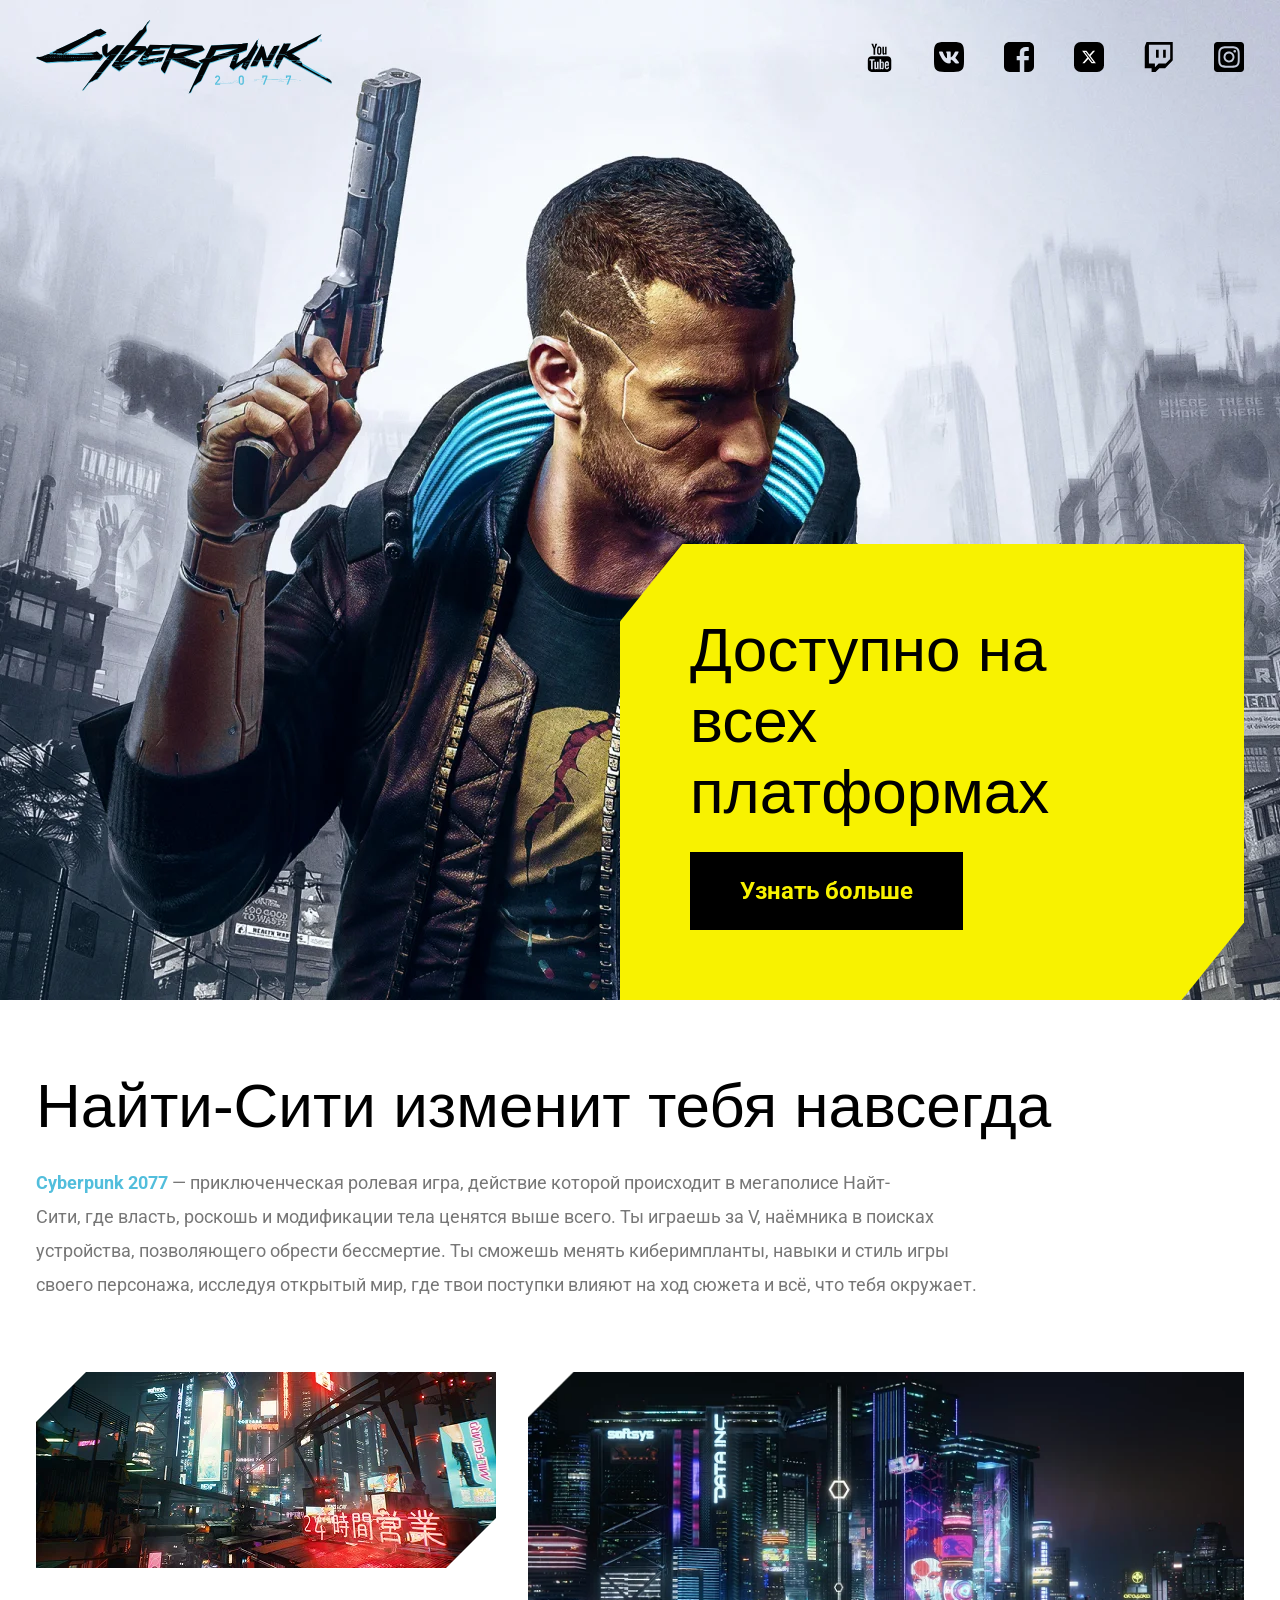
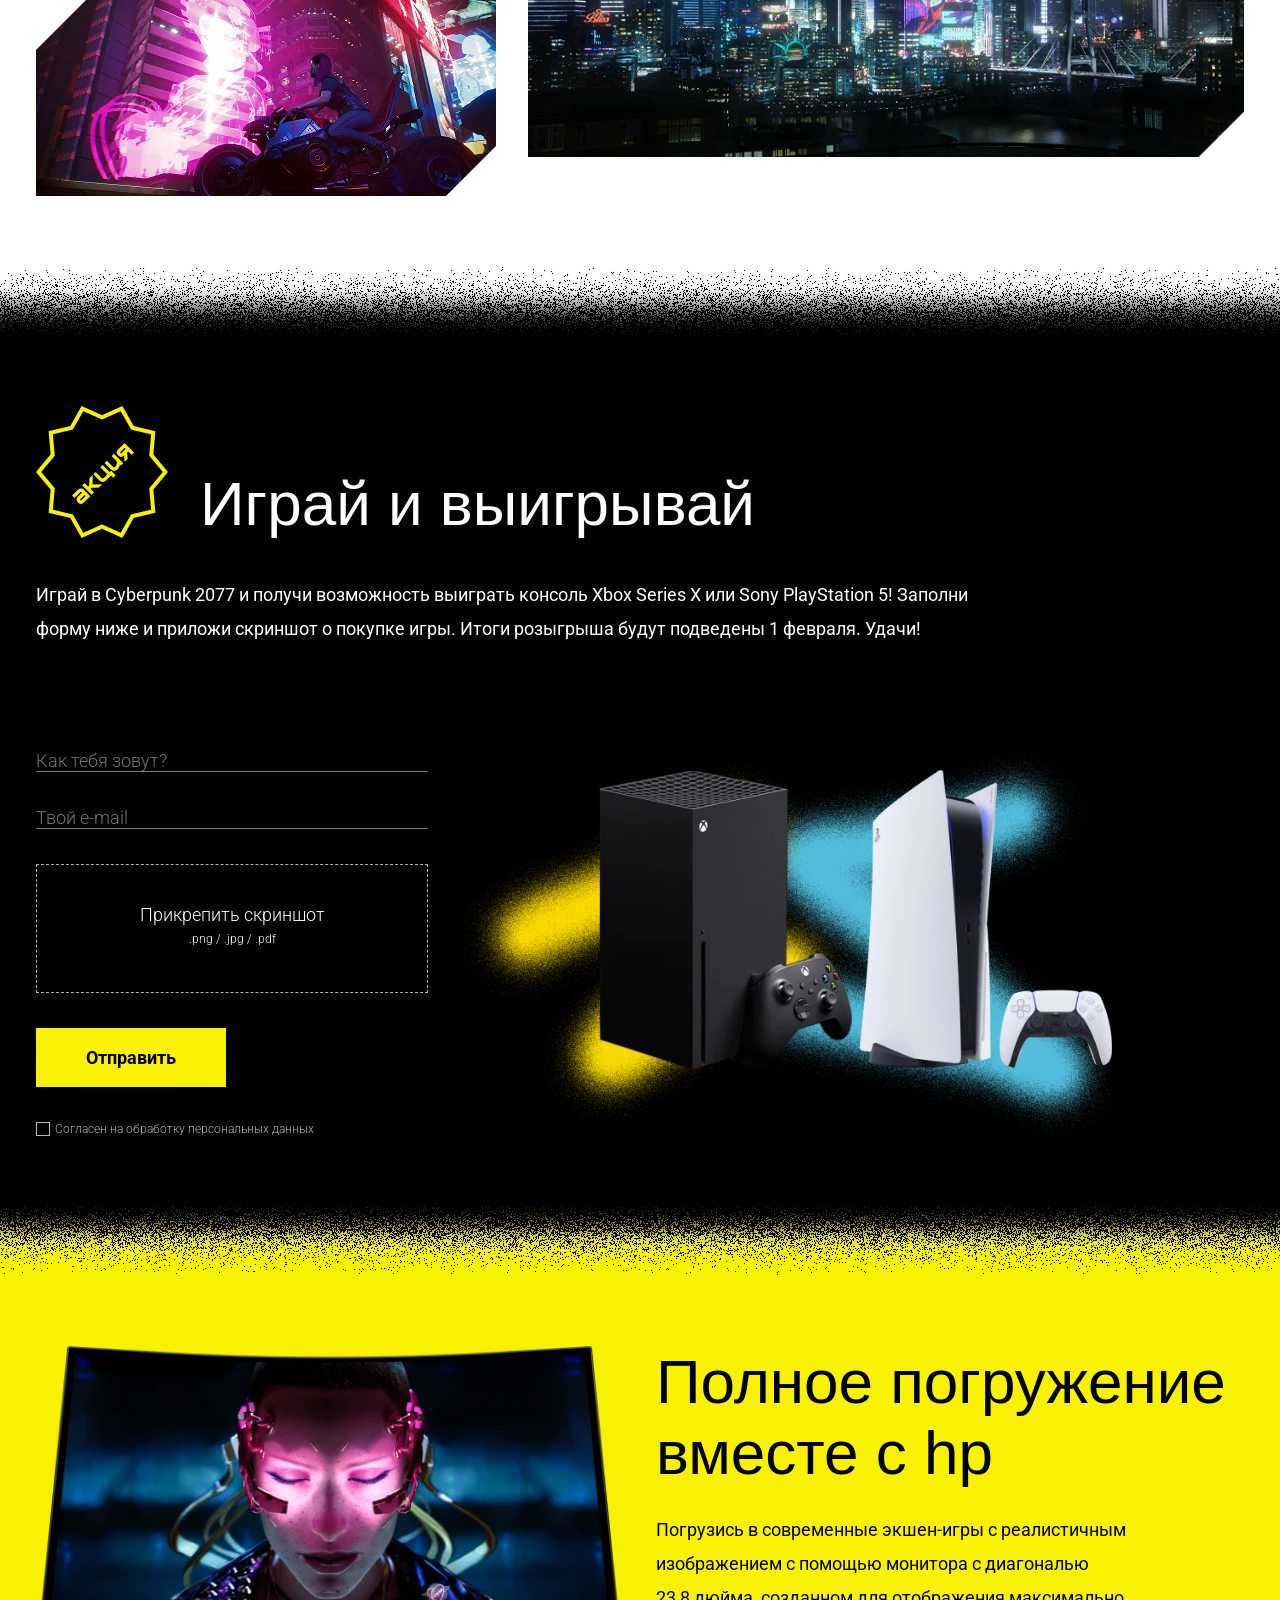
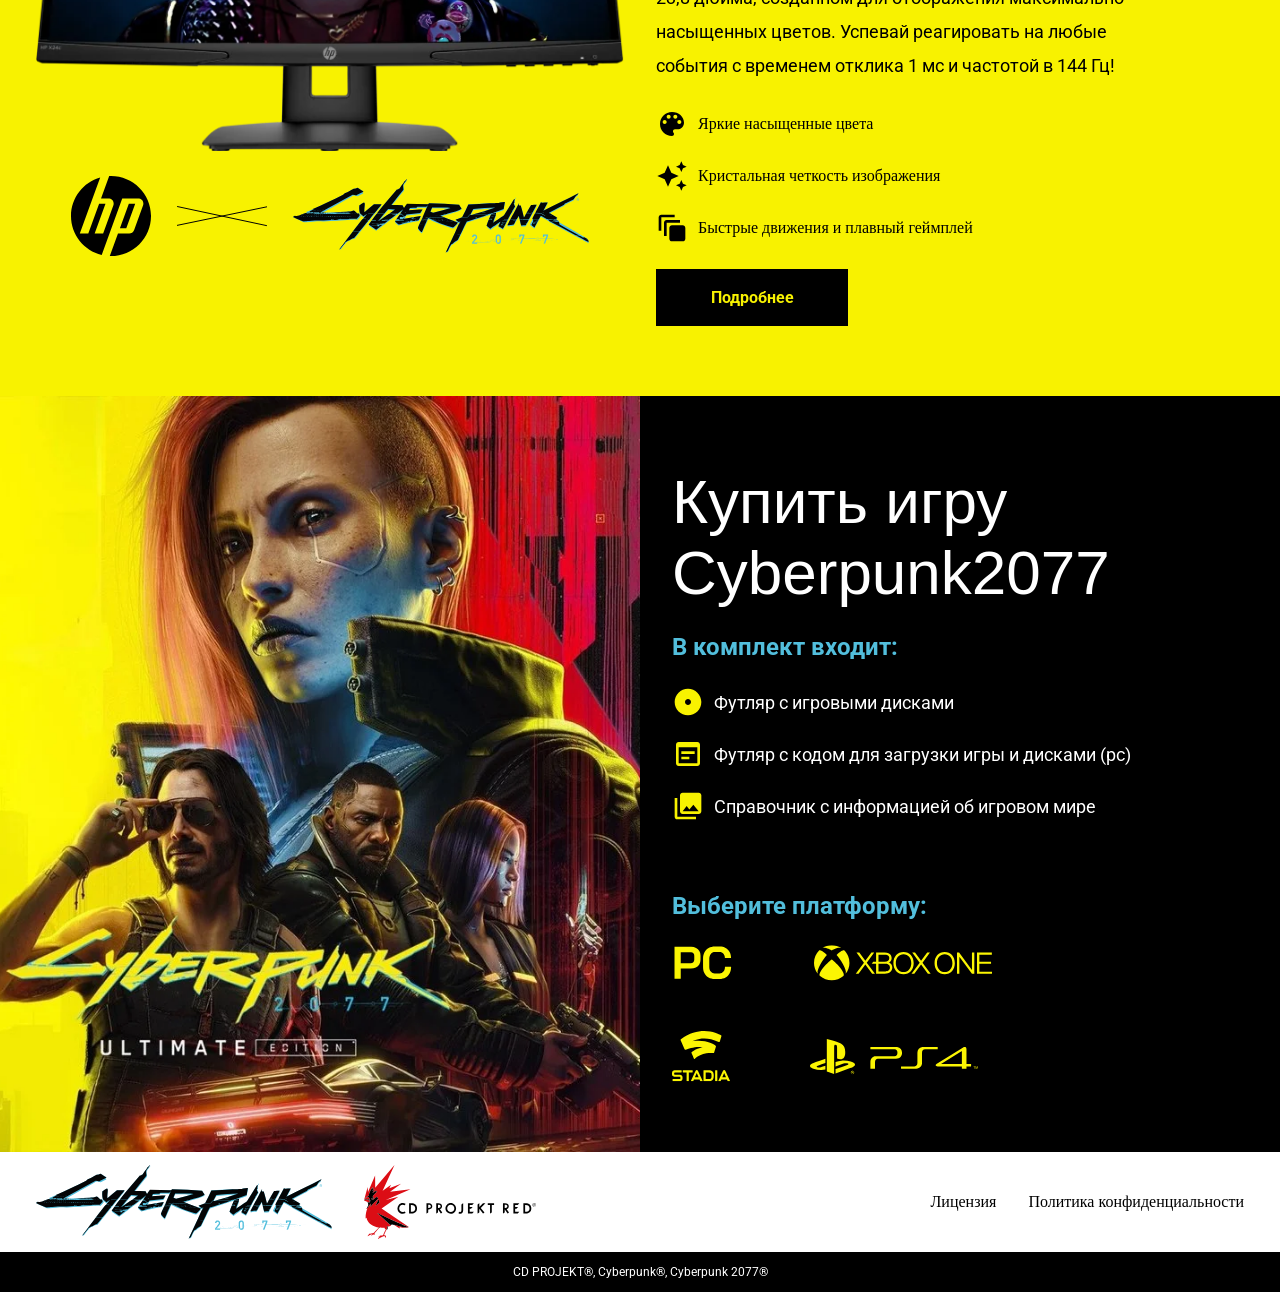
<file: docs/index.html>
<!DOCTYPE html><html lang="en"><head><meta charset="UTF-8"/><meta http-equiv="X-UA-Compatible" content="IE=edge"/><meta name="viewport" content="width=device-width, initial-scale=1.0"/><title>CyberPunk 2077</title><link rel="stylesheet" href="./css/main.css"/><link rel="icon" type="image/x-icon" href="./img/favicons/cyberpunk.svg"></head><body><header class="header"><div class="container header__container"><div class="logo"> <a href="index.html"><img src="./img/logo/logo.svg" alt="logo"></a></div><ul class="socials__list"><li><a href="https://www.youtube.com/@CyberpunkGame" class="social__link" target="_blank"><img src="./img/nav/yt-logo.svg" alt="yt-logo"></a></li><li><a href="https://vk.com/cyberpunkgame" class="social__link" target="_blank"><img src="./img/nav/vk-logo.svg" alt="vk-logo"></a></li><li><a href="https://www.facebook.com/groups/Cyberpunk2077/" class="social__link" target="_blank"><img src="./img/nav/f-logo.svg" alt="f-logo"></a></li><li><a href="https://x.com/cyberpunkgame" class="social__link" target="_blank"><img src="./img/nav/x-logo.svg" alt="x-logo"></a></li><li><a href="https://www.twitch.tv/directory/category/cyberpunk-2077" class="social__link" target="_blank"><img src="./img/nav/twitch-logo.svg" alt="twitch-logo"></a></li><li><a href="https://www.instagram.com/cyberpunkgame/" class="social__link" target="_blank"><img src="./img/nav/inst-logo.svg" alt="inst-logo"></a></li></ul></div></header><main class="main"><section class="section--intro"><h1 class="section--intro__title visually-hidden">Киберпанк</h1><div class="swiper intro__slider"><div class="swiper-wrapper"><div class="swiper-slide"><picture><source srcset="./img/intro/intro-bg1.webp 1x, ./img/intro/intro-bg1@2x.webp 2x" type="image/webp"><source srcset="./img/intro/intro-bg1.jpg 1x, ./img/intro/intro-bg1@2x.jpg 2x" type="image/jpeg"> <img src="./img/intro/intro-bg1.jpg" alt="person"></picture></div><div class="swiper-slide"><picture><source srcset="./img/intro/intro-bg2.webp 1x, ./img/intro/intro-bg2@2x.webp 2x" type="image/webp"><source srcset="./img/intro/intro-bg2.jpg 1x, ./img/intro/intro-bg2@2x.jpg 2x" type="image/jpeg"> <img src="./img/intro/intro-bg2.jpg" alt="car"></picture></div><div class="swiper-slide"><picture><source srcset="./img/intro/intro-bg3.webp 1x, ./img/intro/intro-bg3@2x.webp 2x" type="image/webp"><source srcset="./img/intro/intro-bg3.jpg 1x, ./img/intro/intro-bg3@2x.jpg 2x" type="image/jpeg"> <img src="./img/intro/intro-bg3.jpg" alt="moto"></picture></div></div></div><div class="container intro__container"><div class="intro__content"><div class="content__title"> Доступно на<br> всех платформах</div><div class="content__btn"> <button class="btn btn--black"> <a href="#!">Узнать больше</a></button></div></div></div></section><section class="section section--night-city"><div class="container"><div class="night-city__grid"><div class="night-city__content"><div class="night-city__text"><h2 class="section--night-city__title">Найти-Сити изменит тебя навсегда</h2><div class="night-city__subtitle"><p><span>Cyberpunk 2077</span>&#160;&#8212; приключенческая ролевая игра, действие которой происходит в&#160;мегаполисе Найт-Сити, где власть, роскошь и&#160;модификации тела ценятся выше всего. Ты&#160;играешь за&#160;V, наёмника в&#160;поисках устройства, позволяющего обрести бессмертие. Ты&#160;сможешь менять киберимпланты, навыки и&#160;стиль игры своего персонажа, исследуя открытый мир, где твои поступки влияют на&#160;ход сюжета и&#160;всё, что тебя окружает.</p></div></div><div class="night-city__photos"><div class="photos__left"><picture><source srcset="./img/night-city/left-img-1.webp 1x, ./img/night-city/left-img-1@2x.webp 2x" type="image/webp"><source srcset="./img/night-city/left-img-1.png 1x, ./img/night-city/left-img-1@2x.png 2x" type="image/png"> <img src="./img/night-city/left-img-1.png" alt="left-img-1" class="night-city__photo"></picture><picture><source srcset="./img/night-city/left-img-2.webp 1x, ./img/night-city/left-img-2@2x.webp 2x" type="image/webp"><source srcset="./img/night-city/left-img-2.png 1x, ./img/night-city/left-img-2@2x.png 2x" type="image/png"> <img src="./img/night-city/left-img-2.png" alt="left-img-2" class="night-city__photo"></picture></div><div class="photos__right big__photo"><picture><source srcset="./img/night-city/right-img.webp 1x, ./img/night-city/right-img@2x.webp 2x" type="image/webp"><source srcset="./img/night-city/right-img.png 1x, ./img/night-city/right-img@2x.png 2x" type="image/png"> <img src="./img/night-city/right-img.png" alt="right-img" class="night-city__photo"></picture></div></div></div></div></div></section><section class="section section--promo"><div class="container"><div class="section-promo__grid"><div class="section-promo__top"><div class="section__title-wrapper"><picture><source srcset="./img/promo/promo.webp 1x, ./img/promo/promo@2x.webp 2x" type="image/webp"><source srcset="./img/promo/promo.png 1x, ./img/promo/promo@2x.png 2x" type="image/png"> <img src="./img/promo/promo.png" alt="promo" class="promo-img"></picture><h2 class="section__title">Играй и&#160;выигрывай</h2></div><div class="section__subtitle"><p>Играй в&#160;<span>Cyberpunk 2077</span> и&#160;получи возможность выиграть консоль <span>Xbox Series X</span> или <span>Sony PlayStation 5!</span> Заполни форму ниже и&#160;приложи скриншот о&#160;покупке игры. Итоги розыгрыша будут подведены 1&#160;февраля. Удачи!</p></div></div><div class="section-promo__bottom"><form action="/upload" method="post" enctype="multipart/form-data"><div class="form__content"> <input type="text" placeholder="Как тебя зовут?" autocomplete="off" name="name" required class="input"> <input type="text" placeholder="Твой e-mail" autocomplete="off" name="email" required class="input"><div class="input-wrapper"> <label for="imageUpload" class="label label-file"><span class="imageUpload__title">Прикрепить скриншот</span></label> <input type="file" id="imageUpload" autocomplete="off" name="myImage" accept="image/png, image/jpg, image/pdf" required class="input input-file"> <span class="imageUpload__subtitle">.png / .jpg / .pdf</span></div> <button type="submit" class="btn btn--yellow">Отправить</button><div class="checkbox"> <input type="checkbox" id="myCheckbox" autocomplete="off" name="personal-data" value="" class="myCheckbox" required> <label for="myCheckbox" class="label">Согласен на&#160;обработку персональных данных</label></div></div></form><div class="section-promo__images"><picture><source srcset="./img/promo/xbox.webp 1x, ./img/promo/xbox@2x.webp 2x" type="image/webp"><source srcset="./img/promo/xbox.png 1x, ./img/promo/xbox@2x.png 2x" type="image/png"> <img src="./img/promo/xbox.png" alt="xbox" class="promo__img--top"></picture><picture><source srcset="./img/promo/playstation.webp 1x, ./img/promo/playstation@2x.webp 2x" type="image/webp"><source srcset="./img/promo/playstation.png 1x, ./img/promo/playstation@2x.png 2x" type="image/png"> <img src="./img/promo/playstation.png" alt="ps" class="promo__img--bottom"></picture></div></div></div></div></section><section class="section section-monitor"><div class="container"><div class="section-monitor__grid"><div class="section-monitor__left"><div class="section-monitor__img-top"><picture><source srcset="./img/monitorAd/monitor.webp 1x, ./img/monitorAd/monitor@2x.webp 2x" type="image/webp"><source srcset="./img/monitorAd/monitor.png 1x, ./img/monitorAd/monitor@2x.png 2x" type="image/png"> <img src="./img/monitorAd/monitor.png" alt="monitor" class="section-monitor__image"></picture></div><div class="section-monitor__img-bottom"> <img src="./img/monitorAd/hp-logo.svg" alt="hp" class="section-monitor__image"> <img src="./img/monitorAd/cross.svg" alt="cross" class="section-monitor__image"> <img src="./img/logo/logo.svg" alt="logo" class="section-monitor__image"></div></div><div class="section-monitor__right"><h2 class="section-monitor__title">Полное погружение вместе c&#160;hp</h2><div class="section-monitor__subtitle">Погрузись в&#160;современные экшен-игры с&#160;реалистичным изображением с&#160;помощью монитора с&#160;диагональю 23,8 дюйма, созданном для отображения максимально насыщенных цветов. Успевай реагировать на&#160;любые события с&#160;временем отклика 1 мс&#160;и&#160;частотой в&#160;144 Гц!</div><ul class="advantages__list"><li class="list__item"><svg class="icon icon--color"><use href="./img/svgsprite/sprite.symbol.svg#color"></use></svg><span>Яркие насыщенные цвета</span></li><li class="list__item"><svg class="icon icon--stars"><use href="./img/svgsprite/sprite.symbol.svg#stars"></use></svg><span>Кристальная четкость изображения</span></li><li class="list__item"><svg class="icon icon--motion"><use href="./img/svgsprite/sprite.symbol.svg#motion"></use></svg><span>Быстрые движения и&#160;плавный геймплей</span></li></ul><div class="btn btn--limited"><a href="">Подробнее</a></div></div></div></div></section><section class="section-buy"><div class="container"><div class="section-buy__grid"><picture><source srcset="./img/buy/left-img.webp 1x, ./img/buy/left-img@2x.webp 2x" type="image/webp"><source srcset="./img/buy/left-img.jpeg 1x, ./img/buy/left-img@2x.jpeg 2x" type="image/jpeg"> <img src="./img/buy/left-img.jpeg" alt="discs" class="buy__img"></picture><div class="section-buy__content"><h2 class="section-buy__title">Купить игру<br> Cyberpunk2077</h2><div class="section-buy__advantages"><h3 class="advantages__title">В&#160;комплект входит:</h3><ul class="advantages__list--buy"><li class="list__item--buy"><svg class="icon icon--disk"><use href="./img/svgsprite/sprite.symbol.svg#disk"></use></svg><span>Футляр с&#160;игровыми дисками</span></li><li class="list__item--buy"><svg class="icon icon--doc"><use href="./img/svgsprite/sprite.symbol.svg#doc"></use></svg><span>Футляр с&#160;кодом для загрузки игры и&#160;дисками (pc)</span></li><li class="list__item--buy"><svg class="icon icon--collections"><use href="./img/svgsprite/sprite.symbol.svg#collections"></use></svg><span>Справочник с&#160;информацией об&#160;игровом мире</span></li></ul></div><div class="section-buy__platforms"><h3 class="platforms__title">Выберите платформу:</h3><div class="platforms__wrapper"><div class="images--top"> <img src="./img/buy/pc-logo.svg" alt="pc" class="platform__img"> <img src="./img/buy/xbox-logo.svg" alt="xbox" class="platform__img"></div><div class="images--bottom"> <img src="./img/buy/stadia-logo.svg" alt="stadia" class="platform__img"> <img src="./img/buy/ps-logo.svg" alt="ps" class="platform__img"></div></div></div></div></div></div></section></main><footer class="footer"><div class="container"><div class="footer__content"><div class="footer__logos"> <img src="./img/logo/logo.svg" alt=""> <img src="./img/footer/CD_Projekt_logo.svg" alt=""></div><div class="footer__links"> <a href="#!">Лицензия</a> <a href="#!">Политика конфиденциальности</a></div></div></div><div class="footer__copyright"><p>CD&#160;PROJEKT&#174;, Cyberpunk&#174;, Cyberpunk 2077&#174;</p></div></footer><script src="./js/index.bundle.js"></script></body></html>
</file>
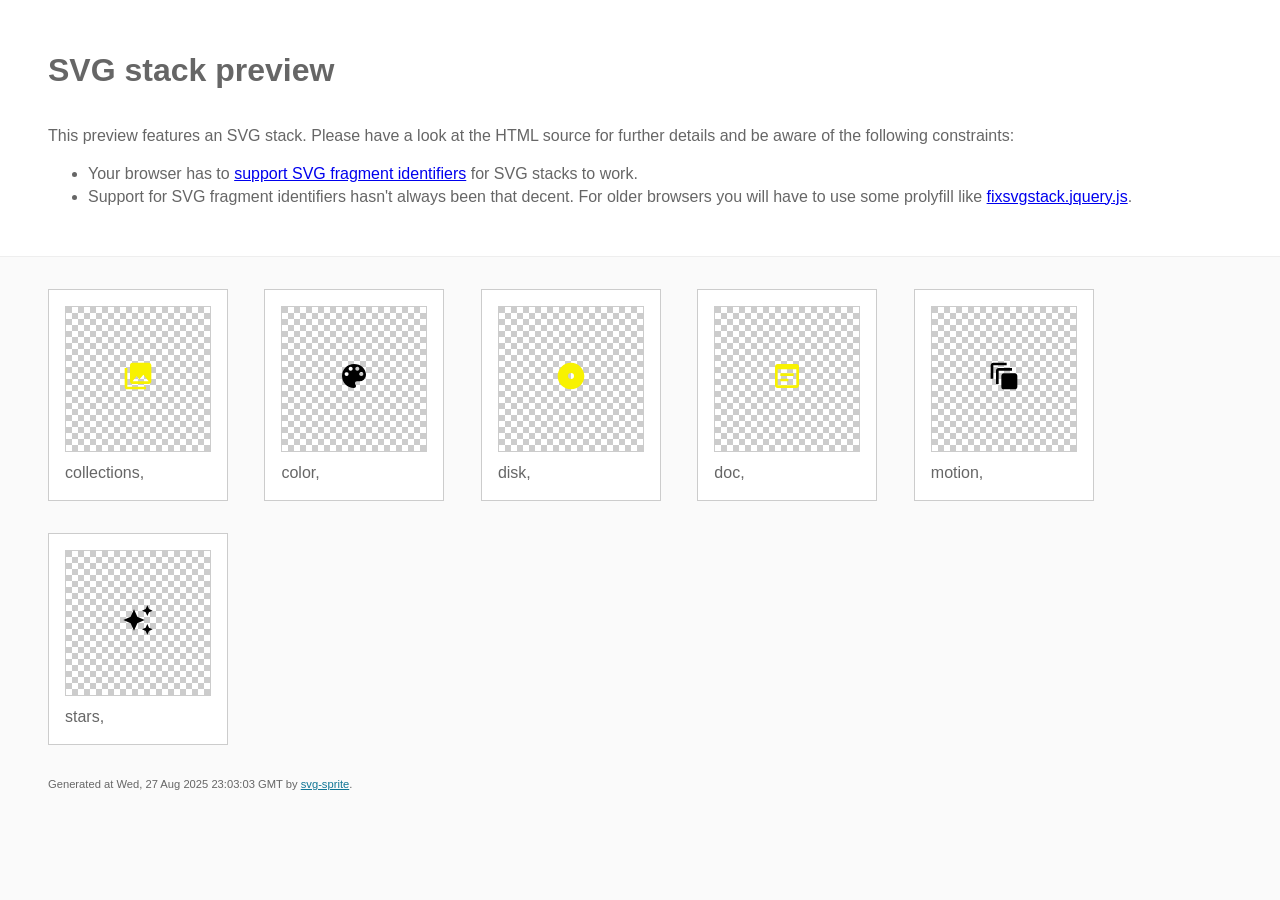
<file: docs/img/svgsprite/stack/sprite.stack.html>
<!doctype html>
<html lang="en">
    <head>
        <meta charset="utf-8">
        <title>SVG stack preview | svg-sprite</title>
        <style>
            body {
                padding: 0;
                margin: 0;
                color: #666;
                background: #fafafa;
                font-family: Arial, Helvetica, sans-serif;
                font-size: 1em;
                line-height: 1.4;
            }

            header {
                display: block;
                padding: 3em 3em 2em;
                background-color: #fff;
            }

            header p {
                margin: 2em 0 0;
            }

            section {
                border-top: 1px solid #eee;
                padding: 2em 3em 0;
            }

            section ul {
                margin: 0;
                padding: 0;
            }

            section li {
                display: inline-block;
                background-color: #fff;
                position: relative;
                margin: 0 2em 2em 0;
                vertical-align: top;
                border: 1px solid #ccc;
                padding: 1em 1em 3em;
                cursor: default;
            }

            .icon-box {
                margin: 0;
                width: 144px;
                height: 144px;
                position: relative;
                background: #ccc url("data:image/svg+xml,%3Csvg xmlns='http://www.w3.org/2000/svg' width='12' height='12'%3E%3Cpath fill='%23fff' d='M6 0h6v6H6zM0 6h6v6H0z'/%3E%3C/svg%3E") top left repeat;
                border: 1px solid #ccc;
                display: table-cell;
                vertical-align: middle;
                text-align: center;
            }

            .icon {
                display: inline-block;
            }

            h1 {
                margin-top: 0;
            }

            h2 {
                margin: 0;
                padding: 0;
                font-size: 1em;
                font-weight: 400;
                white-space: nowrap;
                overflow: hidden;
                text-overflow: ellipsis;
                position: absolute;
                left: 1em;
                right: 1em;
                bottom: 1em;
            }

            footer {
                display: block;
                margin: 0;
                padding: 0 3em 3em;
            }

            footer p {
                margin: 0;
                font-size: .7em;
            }

            footer a {
                color: #0f7595;
                margin-left: 0;
            }
        </style>

<!--
Sprite shape dimensions
====================================================================================================
You will need to set the sprite shape dimensions via CSS when you use them as stack SVGs, otherwise
they would become a huge 100% in size. You may use the following dimension classes for doing so.
They might well be outsourced to an external stylesheet of course.
-->

<style>
 .svg-collections-dims { width: 32px; height: 32px; }
 .svg-color-dims { width: 32px; height: 32px; }
 .svg-disk-dims { width: 32px; height: 32px; }
 .svg-doc-dims { width: 32px; height: 32px; }
 .svg-motion-dims { width: 32px; height: 32px; }
 .svg-stars-dims { width: 32px; height: 32px; }
</style>

<!--
====================================================================================================
-->

    </head>
    <body>
        <header>
            <h1>SVG stack preview</h1>
            <p>This preview features an SVG stack. Please have a look at the HTML source for further details and be aware of the following constraints:</p>
            <ul>
                <li>Your browser has to <a href="https://caniuse.com/svg-fragment" target="_blank" rel="noopener noreferrer">support SVG fragment identifiers</a> for SVG stacks to work.</li>
                <li>Support for SVG fragment identifiers hasn't always been that decent. For older browsers you will have to use some prolyfill like <a href="https://github.com/preciousforever/SVG-Stacker/blob/master/fixsvgstack.jquery.js" target="_blank" rel="noopener noreferrer">fixsvgstack.jquery.js</a>.</li>
            </ul>
        </header>
        <section>

<!--
SVG stack
====================================================================================================
These SVG images make use of fragment identifiers (IDs) to reference certain portions of the
external sprite. By default, all shapes inside the sprite are hidden by CSS. The `:target` pseudo
selector is used to show the very shape that is referenced by the fragment identifier.
-->

            <ul>

             <li title="collections">
                    <div class="icon-box">
                        <img src="svg/sprite.stack.svg#collections" class="svg-collections-dims" alt="collections">
                    </div>
                    <h2>collections, </h2>
                </li>
             <li title="color">
                    <div class="icon-box">
                        <img src="svg/sprite.stack.svg#color" class="svg-color-dims" alt="color">
                    </div>
                    <h2>color, </h2>
                </li>
             <li title="disk">
                    <div class="icon-box">
                        <img src="svg/sprite.stack.svg#disk" class="svg-disk-dims" alt="disk">
                    </div>
                    <h2>disk, </h2>
                </li>
             <li title="doc">
                    <div class="icon-box">
                        <img src="svg/sprite.stack.svg#doc" class="svg-doc-dims" alt="doc">
                    </div>
                    <h2>doc, </h2>
                </li>
             <li title="motion">
                    <div class="icon-box">
                        <img src="svg/sprite.stack.svg#motion" class="svg-motion-dims" alt="motion">
                    </div>
                    <h2>motion, </h2>
                </li>
             <li title="stars">
                    <div class="icon-box">
                        <img src="svg/sprite.stack.svg#stars" class="svg-stars-dims" alt="stars">
                    </div>
                    <h2>stars, </h2>
                </li>
         </ul>

<!--
====================================================================================================
-->

        </section>
        <footer>
            <p>Generated at Wed, 27 Aug 2025 23:03:03 GMT by <a href="https://github.com/svg-sprite/svg-sprite" target="_blank" rel="noopener noreferrer">svg-sprite</a>.</p>
        </footer>
    </body>
</html>
</file>
<file: docs/css/main.css>
@charset "UTF-8";@import url(https://fonts.googleapis.com/css?family=Roboto:300,regular,700);*{padding:0;margin:0;border:0}*,::after,::before{-webkit-box-sizing:border-box;box-sizing:border-box}a,a:hover,a:link,a:visited{text-decoration:none}a:focus{outline:0}.btn--black:hover a,.btn--limited:hover a,.btn--yellow:hover a,a{color:#000}aside,footer,header,legend,main,nav,section{display:block}h1,h2,h3,h4,h5,h6,p{font-size:inherit;font-weight:inherit}ul,ul li{list-style:none}img{vertical-align:top}img,svg{max-width:100%;height:auto}address{font-style:normal}input,select,textarea{background-color:transparent}button,input,select,textarea{font-family:inherit;font-size:inherit;color:inherit}input::-ms-clear{display:none}button,input[type=submit]{display:inline-block;-webkit-box-shadow:none;box-shadow:none;background-color:transparent;background:0 0;cursor:pointer}button:active,button:focus,input:active,input:focus{outline:0}button::-moz-focus-inner{padding:0;border:0}label{cursor:pointer}:root{--container-width:1352px;--container-padding:36px;--font-family:"Roboto", sans-serif;--second-family:"Archangelsk", sans-serif;--page-bg:#fff;--text-color:#000;--accent:#ac182c;--laptop-size:1199px;--tablet-size:1024px;--mobile-size:599px}.dark{--page-bg:#252526;--text-color:#fff}@font-face{font-family:ofont;font-display:swap;src:url(../fonts/ofont.woff2) format("woff2"),url(../fonts/ofont.woff) format("woff");font-weight:400;font-style:normal}html{scroll-behavior:smooth;background-color:#272727}body{background-color:var(--page-bg);color:var(--text-color);font-family:var(--font-main);text-wrap:balance}.main,img{display:block}code,pre.code{background-color:#e9f1f6;padding:.2rem;border-radius:4px}pre.code{overflow-x:auto;padding:1rem}.none{display:none!important}.visually-hidden{position:absolute;width:1px;height:1px;margin:-1px;border:0;padding:0;white-space:nowrap;-webkit-clip-path:inset(100%);clip-path:inset(100%);clip:rect(0 0 0 0);overflow:hidden}.no-scroll{overflow-y:hidden}.text-left{text-align:left}.text-right{text-align:right}.text-center{text-align:center}.d-flex,body,html{display:-webkit-box;display:-ms-flexbox;display:flex}.flex-center{-webkit-box-pack:center;-ms-flex-pack:center;justify-content:center}.content-demo{margin-bottom:5rem;padding:1rem;background-color:#dadada}.container,.container-full{padding:0 var(--container-padding)}.container{margin:0 auto;max-width:var(--container-width);width:100%;overflow:hidden!important}.container-full{max-width:100%}.container-left-50,.container-right-50{padding:0 var(--container-padding);max-width:50%}.container-right-50{margin-left:auto}.container-right{padding-left:calc((100% - var(--container-width))/2 + var(--container-padding))}.container-left{padding-right:calc((100% - var(--container-width))/2 + var(--container-padding))}.container-half-left{padding-right:calc((100% - var(--container-width))/2 + var(--container-width)/2);padding-left:calc((100% - var(--container-width))/2 + var(--container-padding))}.container-half-right{padding-left:calc((100% - var(--container-width))/2 + var(--container-width)/2);padding-right:calc((100% - var(--container-width))/2 + var(--container-padding))}body,html{min-height:100vh;-webkit-box-orient:vertical;-webkit-box-direction:normal;-ms-flex-direction:column;flex-direction:column}.footer{margin-top:auto}.btn{padding:19px 50px;font-family:var(--font-family);font-weight:700;background-color:#000;text-align:center;cursor:pointer;-webkit-transition:all .2s ease-in;transition:all .2s ease-in}.btn a{color:#f8f200}.btn--black{font-size:24px;line-height:167%}.btn--black:hover,.btn--limited:hover,.btn--yellow:hover{background-color:#fff}.btn--yellow{background-color:#f8f200;font-family:var(--font-family);font-weight:700;font-size:18px;color:#000}.btn--limited{max-width:192px}.section-buy{position:relative;background-color:#000;padding:70px 0}.section-buy__content{margin-left:auto;padding-left:32px;max-width:50%}.buy__img{max-width:50%;position:absolute;left:0;top:0;height:100%;-o-object-fit:cover;object-fit:cover}.section-buy__title{margin-bottom:25px;font-family:var(--second-family);font-weight:400;font-size:62px;color:#fff}.section-buy__advantages{margin-bottom:70px}.advantages__title,.platforms__title{margin-bottom:25px;font-family:var(--font-family);font-weight:700;font-size:24px;color:#52bedc}.advantages__list--buy,.list__item--buy{-webkit-box-align:center;-ms-flex-align:center;align-items:center}.advantages__list--buy{display:grid;gap:20px}.list__item--buy{display:-webkit-box;display:-ms-flexbox;display:flex;gap:10px;font-family:var(--font-family);font-weight:400;font-size:18px;color:#fff}.platforms__wrapper{display:grid;gap:50px}.images--bottom,.images--top{display:-webkit-box;display:-ms-flexbox;display:flex;-webkit-box-align:center;-ms-flex-align:center;align-items:center;gap:80px}.footer{background-color:#fff}.footer__content,.footer__links,.footer__logos{display:-webkit-box;display:-ms-flexbox;display:flex}.footer__content{padding:13px 0;-webkit-box-pack:justify;-ms-flex-pack:justify;justify-content:space-between;-webkit-box-align:center;-ms-flex-align:center;align-items:center}.footer__links,.footer__logos{gap:32px}.footer__links{-webkit-transition:all .2s ease-in;transition:all .2s ease-in}.footer__links a:hover{color:#434141}.footer__copyright{padding:13px 0;font-family:var(--font-family);font-weight:400;font-size:12px;text-align:center;color:#fff;background-color:#000}.header{position:absolute;left:0;top:0;width:100%;z-index:5}.header__container{-webkit-box-pack:justify;-ms-flex-pack:justify;justify-content:space-between;-webkit-box-align:center;-ms-flex-align:center;align-items:center;padding-top:20px;padding-bottom:20px}.header__container,.icons-wrapper,.socials__list{display:-webkit-box;display:-ms-flexbox;display:flex}.socials__list{gap:40px}.social__link img{width:30px;height:30px}.icons-wrapper{padding:30px 0;-webkit-column-gap:30px;-moz-column-gap:30px;column-gap:30px}.icon{stroke:transparent;width:32px;height:32px;-webkit-transition:all .2s ease-in;transition:all .2s ease-in;fill:#000}.icon--collections,.icon--disk,.icon--doc{fill:#f8f200}.intro__container{height:100%;display:-webkit-box;display:-ms-flexbox;display:flex;-webkit-box-pack:end;-ms-flex-pack:end;justify-content:flex-end;-webkit-box-align:end;-ms-flex-align:end;align-items:flex-end}.intro__slider{position:absolute!important;left:0;top:0;width:100%;height:100%}.swiper-slide img{display:block;width:100%;height:100%;-o-object-fit:cover;object-fit:cover}.intro__content{z-index:5;max-width:624px;background-color:#f8f200;-webkit-box-shadow:0 4px 4px 0 rgba(0,0,0,.25);box-shadow:0 4px 4px 0 rgba(0,0,0,.25);-webkit-clip-path:polygon(10% 0,100% 0,100% 83%,90% 100%,0 100%,0 17%);clip-path:polygon(10% 0,100% 0,100% 83%,90% 100%,0 100%,0 17%);overflow:hidden;padding:70px}.content__title{font-family:var(--second-family);font-weight:400;font-size:62px;color:#000;margin-bottom:25px}.section-monitor{background-color:#f8f200}.section-monitor__grid{display:grid;grid-template-columns:1fr 1fr;gap:32px}.section-monitor__img-top{margin-bottom:25px}.section-monitor__img-bottom{display:-webkit-box;display:-ms-flexbox;display:flex;-webkit-box-pack:center;-ms-flex-pack:center;justify-content:center;gap:25px}.section-monitor__right{display:grid;gap:25px}.section-monitor__title{font-family:var(--second-family);font-weight:400;font-size:62px;color:#000}.section-monitor__subtitle{font-family:var(--font-family);font-weight:400;font-size:18px;line-height:189%;color:#000}.list__item{display:-webkit-box;display:-ms-flexbox;display:flex;-webkit-box-align:center;-ms-flex-align:center;align-items:center;gap:10px;margin-bottom:20px}.list__item:last-child{margin-bottom:0}.night-city__photos,.photos__left{display:grid;grid-template-columns:1fr 2fr;gap:32px}.photos__left{grid-template-columns:-webkit-max-content;grid-template-columns:max-content}.night-city__text{max-width:1100px}.night-city__subtitle{font-family:var(--font-family);font-size:18px;line-height:189%;margin-bottom:70px}.night-city__subtitle p{font-weight:400;color:#777}.night-city__subtitle span,.section--promo__row span{font-weight:700;color:#52bedc}.section-promo__top{display:grid;grid-template-rows:1fr 1fr;gap:25px;margin-bottom:25px}.section__title-wrapper{display:-webkit-box;display:-ms-flexbox;display:flex;-webkit-box-align:end;-ms-flex-align:end;align-items:flex-end;gap:32px}.promo-img{margin-bottom:15px}.section__title{font-family:var(--second-family);font-weight:400;font-size:62px;color:#fff;padding-bottom:14px}.form__content .input,.section__subtitle{font-family:var(--font-family);font-size:18px;color:#fff}.section__subtitle{font-weight:400;line-height:189%}.section-promo__bottom{display:grid;grid-template-columns:1fr 2fr;gap:32px}.form__content{display:-webkit-box;display:-ms-flexbox;display:flex;-ms-flex-wrap:wrap;flex-wrap:wrap;gap:35px}.form__content .input{width:100%;font-weight:300;border-bottom:1px solid #777}.form__content .input:focus{border-color:#fff}.form__content .checkbox{display:-webkit-box;display:-ms-flexbox;display:flex;-webkit-box-align:center;-ms-flex-align:center;align-items:center;gap:5px}.form__content .input-wrapper{display:grid;grid-template-rows:1fr 1fr;gap:7px;position:relative;width:100%;padding:39px 0;color:inherit;text-align:center;border:1px dashed #bcb4b4}.form__content .input-file{width:.1px;height:.1px;opacity:0;position:absolute;z-index:-1}.form__content .imageUpload__title,.form__content .label{font-family:var(--font-family);font-weight:300;font-size:12px;color:#bcb4b4;-webkit-transition:all .2s ease-in;transition:all .2s ease-in}.form__content .label:hover{color:#fff}.form__content .imageUpload__title{font-size:18px;color:#fff}.form__content .imageUpload__title:hover{text-decoration:underline}.form__content .imageUpload__subtitle{font-family:var(--font-family);font-weight:300;font-size:12px;color:#fff}.form__content .myCheckbox{-webkit-appearance:none;-moz-appearance:none;appearance:none;width:14px;height:14px;border:1px solid #bcb4b4;background-color:inherit;cursor:pointer}.form__content .myCheckbox:checked{background-image:url("data:image/svg+xml,%3csvg xmlns='http://www.w3.org/2000/svg' viewBox='0 0 20 20'%3e%3cpath fill='none' stroke='%23f8f200' stroke-width='2' d='m6 10 3 3 6-6'/%3e%3c/svg%3e")}.section-promo__images{position:relative}.promo__img--bottom,.promo__img--top{position:absolute;top:0;width:50%;height:100%}.promo__img--top{left:0;z-index:2}.promo__img--bottom{right:132px;z-index:1}.section{padding:70px 0}.section--intro{position:relative;height:1000px}.section--intro__title,.section--night-city__title{font-family:var(--second-family);font-weight:400;font-size:62px;color:#000}.section--night-city__title{margin-bottom:25px}.section--promo{position:relative;background-color:#000;padding:140px 0}.section--promo::after,.section--promo::before{content:"";position:absolute;left:0;z-index:1;width:100%;height:70px;background-position:center center;background-size:cover;background-repeat:no-repeat}.section--promo::before{top:0;background-image:url(./../img/promo/first-stroke.png)}.section--promo::after{bottom:0;background-image:url(./../img/promo/second-stroke.png)}.section--promo__row{display:-webkit-box;display:-ms-flexbox;display:flex;gap:32px;-webkit-box-align:end;-ms-flex-align:end;align-items:end}.section--promo__title{font-family:var(--second-family);font-weight:400;font-size:62px;color:#fff;padding-bottom:14px}.section-promo__subtitle{font-family:var(--font-family);font-weight:400;font-size:18px;line-height:189%;color:#fff}@media (max-width:1200px){.container-right{padding-left:var(--container-padding)}.container-left{padding-right:var(--container-padding)}.container-half-left{padding-left:var(--container-padding)}.container-half-right{padding-right:var(--container-padding)}.section-monitor__left{display:grid;-ms-flex-line-pack:center;align-content:center}.section-monitor__img-bottom{display:grid}.section-monitor__img-bottom img{margin:0 auto}.night-city__photos{display:block}.photos__left{display:-webkit-box;display:-ms-flexbox;display:flex;gap:32px;margin-bottom:32px;-webkit-box-pack:center;-ms-flex-pack:center;justify-content:center}.photos__left img{width:100%}.photos__right img{width:100%;max-height:424px}.section-promo__grid{position:relative}.section-promo__grid .section-promo__bottom,.section-promo__grid .section-promo__top{max-width:50%;padding-right:32px}.section-promo__bottom,.section__title-wrapper{display:block}.section-promo__images{position:static}.promo__img--top{left:unset;right:0;top:95px;width:auto;height:auto}.promo__img--bottom{right:0;top:unset;bottom:0;width:auto;height:auto}}@media (max-width:998px){.container{padding:0 13px}.btn{padding:10px 50px;font-size:20px;line-height:200%}.section-buy__title{font-size:38px}.images--bottom,.images--top{gap:40px}.footer__content{-webkit-box-orient:vertical;-webkit-box-direction:normal;-ms-flex-direction:column;flex-direction:column}.footer__content:nth-child(2){background-color:#e5e5e5}.footer__logos{gap:10px;padding:40px 0 25px}.footer__links,.footer__logos,.header__container{-webkit-box-orient:vertical;-webkit-box-direction:normal;-ms-flex-direction:column;flex-direction:column}.footer__links{gap:15px;-webkit-box-align:center;-ms-flex-align:center;align-items:center;padding:25px 0}.header__container{gap:10px}.socials__list{gap:28px}.social__link img{width:25px;height:25px}.intro__content{position:absolute;bottom:0;right:0;width:100%;padding:30px 13px;text-align:center}.content__title{font-size:30px;text-align:center}.section-monitor__title{font-size:48px}.photos__left{display:block;margin-bottom:0}.photos__left .night-city__photo{margin-bottom:25px}.section-promo__grid .section-promo__bottom,.section-promo__grid .section-promo__top{max-width:100%;padding-right:0}.section__title{font-size:48px}.promo__img--bottom,.promo__img--top{width:50%}.section--intro{height:767px}.section--intro__title,.section--night-city__title,.section--promo__title{font-size:48px}}@media (max-width:590px){.container-left-50,.container-right-50{max-width:100%}.container-half-left,.container-half-right{padding:0 var(--container-padding)}.section-buy__content{max-width:100%;padding:215px 0 0}.buy__img{max-width:100%;height:auto}.footer__content{padding:0}.section-monitor__grid{grid-template-columns:none}.section-monitor__img-bottom{grid-template-columns:1fr 1fr 3fr;gap:15px}.section-monitor__img-bottom img{margin:auto}.photos__right img{height:424px;-o-object-fit:cover;object-fit:cover;-webkit-clip-path:polygon(11% 0,100% 0,100% 90%,89% 100%,0 100%,0 10%);clip-path:polygon(11% 0,100% 0,100% 90%,89% 100%,0 100%,0 10%)}.night-city__subtitle{font-size:16px}.section-promo__top{max-height:700px}.section__title{padding-top:170px}.promo__img--top{width:45%;left:0;right:unset;top:135px}.promo__img--bottom{width:45%;left:unset;right:0;top:135px}.section--night-city__title{font-size:30px}.section--promo{padding:75px 0 140px}}
/*# sourceMappingURL=[data-uri] */
</file>
